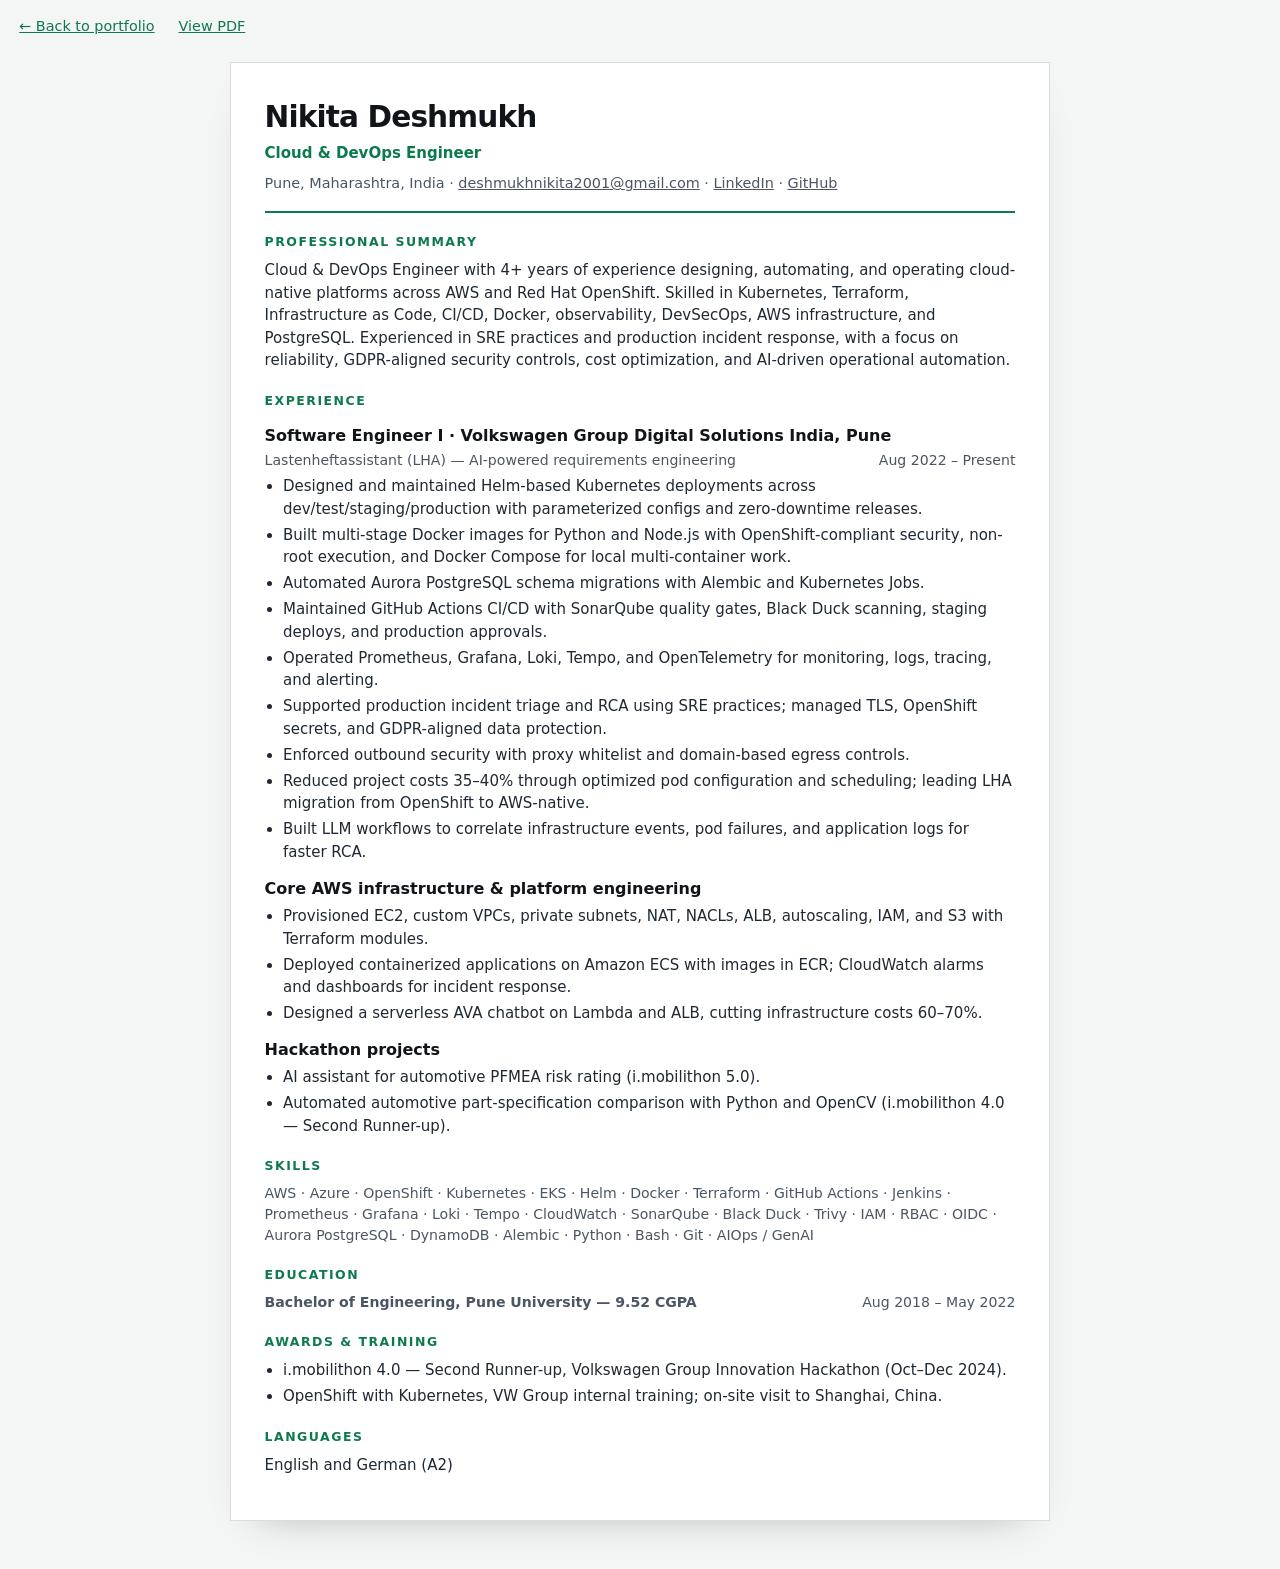
<file: resume.html>
<!DOCTYPE html>
<html lang="en">
<head>
<meta charset="UTF-8">
<meta name="viewport" content="width=device-width, initial-scale=1.0">
<title>Nikita Deshmukh — Resume</title>
<meta name="description" content="Resume of Nikita Deshmukh, Cloud & DevOps Engineer.">
<link rel="icon" href="req/img/fav/favicon.svg?v=2" type="image/svg+xml">
<style>
  :root {
    --ink: #111418;
    --muted: #4b5563;
    --line: #d7dde3;
    --accent: #0d7a4e;
  }
  * { box-sizing: border-box; }
  body {
    margin: 0;
    color: var(--ink);
    background: #f4f6f5;
    font: 15px/1.5 "Segoe UI", system-ui, sans-serif;
  }
  .wrap {
    max-width: 820px;
    margin: 1.5rem auto 3rem;
    padding: 2rem 2.1rem 2.4rem;
    background: #fff;
    border: 1px solid var(--line);
    box-shadow: 0 18px 40px -28px rgba(0,0,0,0.35);
  }
  header { border-bottom: 2px solid var(--accent); padding-bottom: 1rem; margin-bottom: 1.2rem; }
  h1 { margin: 0 0 0.2rem; font-size: 1.85rem; letter-spacing: -0.03em; }
  .title { margin: 0; color: var(--accent); font-weight: 650; }
  .meta { margin: 0.55rem 0 0; color: var(--muted); font-size: 0.9rem; }
  .meta a { color: inherit; }
  h2 {
    margin: 1.25rem 0 0.45rem;
    font-size: 0.78rem;
    letter-spacing: 0.12em;
    text-transform: uppercase;
    color: var(--accent);
  }
  h3 { margin: 0.85rem 0 0.15rem; font-size: 1rem; }
  .row { display: flex; justify-content: space-between; gap: 1rem; flex-wrap: wrap; color: var(--muted); font-size: 0.88rem; }
  p, li { color: #1f2933; }
  p { margin: 0.35rem 0; }
  ul { margin: 0.25rem 0 0.2rem; padding-left: 1.15rem; }
  li { margin: 0.22rem 0; }
  .chips { color: var(--muted); font-size: 0.88rem; }
  .back { display: inline-block; margin: 1rem 0 0 1.2rem; color: var(--accent); font-size: 0.9rem; }
  @media print {
    body { background: #fff; }
    .wrap { margin: 0; border: 0; box-shadow: none; max-width: none; padding: 0; }
    .back { display: none; }
  }
</style>
</head>
<body>
  <a class="back" href="index.html">← Back to portfolio</a>
  <a class="back" href="req/Nikita-Deshmukh-Resume.pdf" target="_blank" rel="noopener">View PDF</a>
  <main class="wrap">
    <header>
      <h1>Nikita Deshmukh</h1>
      <p class="title">Cloud &amp; DevOps Engineer</p>
      <p class="meta">
        Pune, Maharashtra, India
        · <a href="mailto:deshmukhnikita2001@gmail.com">deshmukhnikita2001@gmail.com</a>
        · <a href="https://www.linkedin.com/in/nikita-deshmukh-36ab25197/">LinkedIn</a>
        · <a href="https://github.com/Nikita-Deshmukh">GitHub</a>
      </p>
    </header>

    <h2>Professional summary</h2>
    <p>Cloud &amp; DevOps Engineer with 4+ years of experience designing, automating, and operating cloud-native platforms across AWS and Red Hat OpenShift. Skilled in Kubernetes, Terraform, Infrastructure as Code, CI/CD, Docker, observability, DevSecOps, AWS infrastructure, and PostgreSQL. Experienced in SRE practices and production incident response, with a focus on reliability, GDPR-aligned security controls, cost optimization, and AI-driven operational automation.</p>

    <h2>Experience</h2>
    <h3>Software Engineer I · Volkswagen Group Digital Solutions India, Pune</h3>
    <div class="row"><span>Lastenheftassistant (LHA) — AI-powered requirements engineering</span><span>Aug 2022 – Present</span></div>
    <ul>
      <li>Designed and maintained Helm-based Kubernetes deployments across dev/test/staging/production with parameterized configs and zero-downtime releases.</li>
      <li>Built multi-stage Docker images for Python and Node.js with OpenShift-compliant security, non-root execution, and Docker Compose for local multi-container work.</li>
      <li>Automated Aurora PostgreSQL schema migrations with Alembic and Kubernetes Jobs.</li>
      <li>Maintained GitHub Actions CI/CD with SonarQube quality gates, Black Duck scanning, staging deploys, and production approvals.</li>
      <li>Operated Prometheus, Grafana, Loki, Tempo, and OpenTelemetry for monitoring, logs, tracing, and alerting.</li>
      <li>Supported production incident triage and RCA using SRE practices; managed TLS, OpenShift secrets, and GDPR-aligned data protection.</li>
      <li>Enforced outbound security with proxy whitelist and domain-based egress controls.</li>
      <li>Reduced project costs 35–40% through optimized pod configuration and scheduling; leading LHA migration from OpenShift to AWS-native.</li>
      <li>Built LLM workflows to correlate infrastructure events, pod failures, and application logs for faster RCA.</li>
    </ul>
    <h3>Core AWS infrastructure &amp; platform engineering</h3>
    <ul>
      <li>Provisioned EC2, custom VPCs, private subnets, NAT, NACLs, ALB, autoscaling, IAM, and S3 with Terraform modules.</li>
      <li>Deployed containerized applications on Amazon ECS with images in ECR; CloudWatch alarms and dashboards for incident response.</li>
      <li>Designed a serverless AVA chatbot on Lambda and ALB, cutting infrastructure costs 60–70%.</li>
    </ul>
    <h3>Hackathon projects</h3>
    <ul>
      <li>AI assistant for automotive PFMEA risk rating (i.mobilithon 5.0).</li>
      <li>Automated automotive part-specification comparison with Python and OpenCV (i.mobilithon 4.0 — Second Runner-up).</li>
    </ul>

    <h2>Skills</h2>
    <p class="chips">AWS · Azure · OpenShift · Kubernetes · EKS · Helm · Docker · Terraform · GitHub Actions · Jenkins · Prometheus · Grafana · Loki · Tempo · CloudWatch · SonarQube · Black Duck · Trivy · IAM · RBAC · OIDC · Aurora PostgreSQL · DynamoDB · Alembic · Python · Bash · Git · AIOps / GenAI</p>

    <h2>Education</h2>
    <div class="row"><strong>Bachelor of Engineering, Pune University — 9.52 CGPA</strong><span>Aug 2018 – May 2022</span></div>

    <h2>Awards &amp; training</h2>
    <ul>
      <li>i.mobilithon 4.0 — Second Runner-up, Volkswagen Group Innovation Hackathon (Oct–Dec 2024).</li>
      <li>OpenShift with Kubernetes, VW Group internal training; on-site visit to Shanghai, China.</li>
    </ul>

    <h2>Languages</h2>
    <p>English and German (A2)</p>
  </main>
</body>
</html>
</file>
